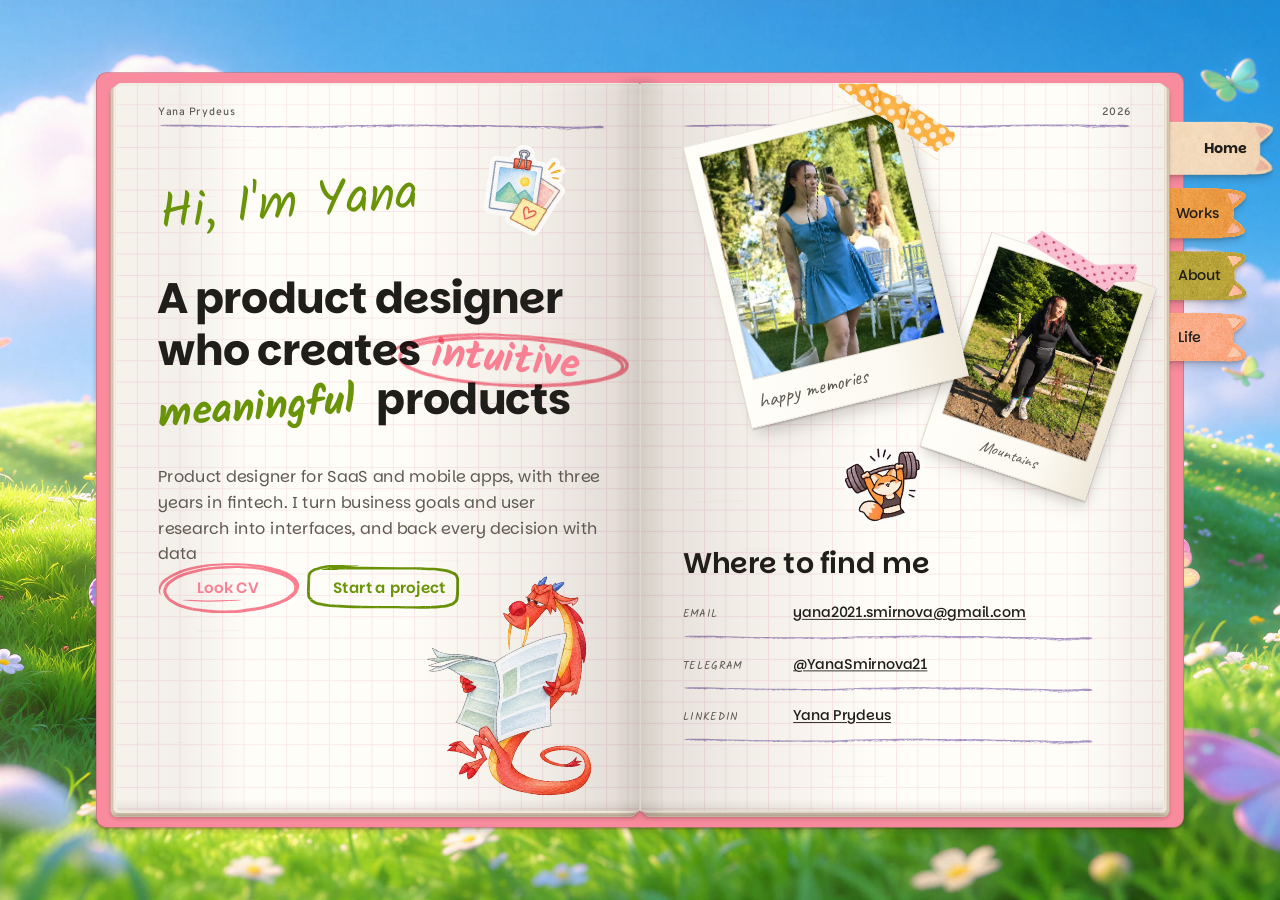
<file: index.html>
<!doctype html>
<html lang="en">
<head>
  <meta charset="utf-8">
  <meta name="viewport" content="width=device-width, initial-scale=1">
  <title>Yana Prydeus — Product designer</title>
  <meta name="description" content="Product designer for SaaS and mobile apps, with three years in fintech.">
  <link rel="preconnect" href="https://fonts.googleapis.com">
  <link rel="preconnect" href="https://fonts.gstatic.com" crossorigin>
  <link href="https://fonts.googleapis.com/css2?family=Caveat&family=Kalam:wght@400;700&family=Overpass:wght@500&family=Parkinsans:wght@400;500;600;700&display=swap" rel="stylesheet">
  <link rel="stylesheet" href="css/style.css">
</head>
<body>
  <div class="bg" aria-hidden="true"><img src="assets/img/meadow.webp" alt=""></div>

  <main class="stage">
    <div class="notebook">

      <!-- Tabs (sit behind the pages, peek out on the right) -->
      <nav class="tabs" aria-label="Main">
        <a class="tab tab--active" href="#home" data-section="home" aria-current="page" style="left:1089px;top:53px">
          <span class="tab__bg" style="left:0"><span class="tab__img" style="width:63px"><span class="crop"><img src="assets/img/tab-home.webp" alt="" style="width:602.35%;height:124.45%;left:-62.75%;top:-12.75%"></span></span></span>
          <span class="tab__label" style="left:126px">Home</span>
        </a>
        <a class="tab" href="#works" data-section="works" style="left:1089px;top:126px">
          <span class="tab__bg" style="left:0"><span class="tab__img" style="width:63px"><img class="fill" src="assets/img/tab-works.webp" alt=""></span></span>
          <span class="tab__label" style="left:125px">Works</span>
        </a>
        <a class="tab" href="#about" data-section="about" style="left:1089px;top:196px">
          <span class="tab__bg" style="left:2px"><span class="tab__img" style="width:63px"><img class="fill" src="assets/img/tab-about.webp" alt=""></span></span>
          <span class="tab__label" style="left:127px">About</span>
        </a>
        <a class="tab" href="#life" data-section="life" style="left:1089px;top:266px">
          <span class="tab__bg" style="left:2px;height:61px"><span class="tab__img" style="width:61px"><img class="fill" src="assets/img/tab-life.webp" alt=""></span></span>
          <span class="tab__label" style="left:127px">Life</span>
        </a>
      </nav>

      <!-- Paper stack -->
      <div class="sheet sheet--stack sheet--dark"  style="left:16px;top:17px"></div>
      <div class="sheet sheet--stack sheet--light" style="left:19px;top:14px"></div>
      <div class="sheet sheet--stack sheet--dark"  style="left:616px;top:17px"></div>
      <div class="sheet sheet--stack sheet--light" style="left:613px;top:14px"></div>
      <div class="sheet sheet--edge sheet--edge-dark"  style="left:15px;top:15px"></div>
      <div class="sheet sheet--edge sheet--edge-light" style="left:18px;top:13px"></div>
      <div class="sheet sheet--edge sheet--edge-dark"  style="left:617px;top:15px"></div>
      <div class="sheet sheet--edge sheet--edge-light" style="left:614px;top:13px"></div>

      <div class="crease crease--back"></div>
      <div class="stitches"><img src="assets/svg/stitches.svg" alt=""></div>

      <!-- LEFT PAGE -->
      <section class="page page--left" data-spread="home" aria-label="Intro">
        <div class="grid"></div>
        <div class="shade shade--left"></div>
        <div class="edge-top"></div>
        <div class="edge-bottom" style="top:805.3px"></div>

        <span class="rot" style="left:41.29px;top:125.3px;width:72.004px;height:1.68px"><span class="fiber" style="width:72px;transform:rotate(.7deg)"></span></span>
        <span class="rot" style="left:351.3px;top:94.46px;width:96.003px;height:1.638px"><span class="fiber" style="width:96px;transform:rotate(-.5deg)"></span></span>
        <span class="rot" style="left:91.3px;top:614.38px;width:48.007px;height:1.721px"><span class="fiber" style="width:48px;transform:rotate(-1.1deg)"></span></span>
        <span class="rot" style="left:437.29px;top:703.3px;width:86.003px;height:1.4px"><span class="fiber" style="width:86px;transform:rotate(.4deg)"></span></span>
        <span class="rot" style="left:24.3px;top:740.64px;width:54.006px;height:1.46px"><span class="fiber" style="width:54px;transform:rotate(-.7deg)"></span></span>
        <span class="rot" style="left:325.29px;top:535.3px;width:64.004px;height:1.917px"><span class="fiber" style="width:64px;transform:rotate(1deg)"></span></span>
        <span class="rot" style="left:469.3px;top:280.94px;width:52.004px;height:1.163px"><span class="fiber" style="width:52px;transform:rotate(-.4deg)"></span></span>
        <span class="rot" style="left:117.29px;top:63.3px;width:38.006px;height:1.132px"><span class="fiber" style="width:38px;transform:rotate(.5deg)"></span></span>

        <div class="actions">
          <a class="btn btn--solid" href="#cv">
            <span class="btn__text">Look CV</span>
            <span class="ink" style="left:-5px;top:0;width:156px;height:54px"><span style="inset:-2.82% -1.33% -2.97% -.84%"><img src="assets/svg/pen-double-loop.svg" alt=""></span></span>
            <span class="ink" style="left:21px;top:40.2px;width:68px;height:1.417px"><span style="inset:-33.17% -.69% -75.6% -.79%"><img src="assets/svg/pen-tail.svg" alt=""></span></span>
          </a>
          <a class="btn btn--ghost" href="mailto:yana2021.smirnova@gmail.com">
            <span class="btn__text">Start a project</span>
            <span class="ink" style="left:-3px;top:2px;width:168px;height:47px"><span style="inset:-2.73% -1.23% -3.92% -1.18%"><img src="assets/svg/pen-pill.svg" alt=""></span></span>
          </a>
        </div>

        <div class="page-head" style="left:47.3px;top:24.3px">
          <p class="page-head__label">Yana Prydeus</p>
          <span class="ink ink--static" style="width:503.11px;height:2.57px"><span style="inset:-96.88% -.14% -111.04% -.14%"><img src="assets/svg/line-left.svg" alt=""></span></span>
        </div>

        <p class="lead">Product designer for SaaS and mobile apps, with three years in fintech. I turn business goals and user research into interfaces, and back every decision with data</p>

        <span class="rot" style="left:44.3px;top:80.1px;width:300.18px;height:112.246px"><span class="greeting" style="transform:rotate(-4.59deg)">Hi, I'm Yana</span></span>

        <h1 class="headline">
          <span class="headline__l1">A product designer</span>
          <span class="headline__l2">who creates</span>
          <span class="rot" style="left:353.3px;top:282.3px;width:181.373px;height:60.51px"><span class="hand hand--pink" style="width:178.255px;height:46.61px;transform:rotate(4.52deg)">intuitive</span></span>
          <span class="rot" style="left:44px;top:335.23px;width:226.719px;height:61.921px"><span class="hand hand--green" style="transform:rotate(-4.11deg)">meaningful</span></span>
          <span class="products">products</span>
        </h1>
        <span class="rot ink-blend" style="left:307.3px;top:272.3px;width:269.638px;height:77.64px"><span class="ink ink--static" style="width:265.992px;height:56.971px;transform:rotate(4.49deg)"><span style="inset:-3.32% -.93% -3.45% -.54%"><img src="assets/svg/pen-double-loop-lg.svg" alt=""></span></span></span>

        <span class="rot" style="left:397.43px;top:56.82px;width:119.956px;height:122.271px"><span class="crop" style="position:relative;width:95.642px;height:99.082px;transform:rotate(16.59deg)"><img src="assets/img/sticker-photos.webp" alt="" style="width:395.91%;height:384.38%;left:-286.33%;top:-272.62%"></span></span>

        <span class="rot" style="left:270.8px;top:497.8px;width:352.586px;height:352.586px"><img class="dragon" src="assets/img/dragon.webp" alt="" style="transform:rotate(7.8deg)"></span>
      </section>

      <!-- RIGHT PAGE -->
      <section class="page page--right" data-spread="home" aria-labelledby="find-me">
        <div class="page__inner">
          <div class="grid"></div>
          <div class="shade shade--right"></div>
          <div class="edge-top"></div>
          <div class="edge-bottom" style="top:806px"></div>

          <span class="rot" style="left:35px;top:83.32px;width:78.004px;height:1.481px"><span class="fiber" style="width:78px;transform:rotate(-.5deg)"></span></span>
          <span class="rot" style="left:309.99px;top:510px;width:64.005px;height:1.694px"><span class="fiber" style="width:64px;transform:rotate(.8deg)"></span></span>
          <span class="rot" style="left:472px;top:121.14px;width:55.006px;height:1.664px"><span class="fiber" style="width:55px;transform:rotate(-.9deg)"></span></span>
          <span class="rot" style="left:116px;top:523.68px;width:46.004px;height:1.121px"><span class="fiber" style="width:46px;transform:rotate(-.4deg)"></span></span>
          <span class="rot" style="left:423.99px;top:742px;width:78.004px;height:1.617px"><span class="fiber" style="width:78px;transform:rotate(.6deg)"></span></span>
          <span class="rot" style="left:60px;top:468.95px;width:60.005px;height:1.847px"><span class="fiber" style="width:60px;transform:rotate(-1deg)"></span></span>
          <span class="rot" style="left:354.99px;top:58px;width:44.005px;height:1.107px"><span class="fiber" style="width:44px;transform:rotate(.4deg)"></span></span>
          <span class="rot" style="left:210px;top:779.42px;width:66.004px;height:1.376px"><span class="fiber" style="width:66px;transform:rotate(-.5deg)"></span></span>

          <div class="page-head page-head--right" style="left:48px;top:25px">
            <p class="page-head__label">2026</p>
            <span class="ink ink--static" style="width:504.01px;height:1.929px"><span style="inset:-116.81% -.14% -103.23% -.14%"><img src="assets/svg/line-right.svg" alt=""></span></span>
          </div>

          <span class="rot" style="left:315px;top:168px;width:264.759px;height:300.685px">
            <figure class="polaroid polaroid--sm" style="transform:rotate(18.57deg)">
              <span class="polaroid__photo" style="width:171.937px;height:199.819px"><span class="crop"><img src="assets/img/photo-mountains.webp" alt="Yana hiking in the mountains" style="width:139.02%;height:159.49%;left:-23.68%;top:-36.87%"></span></span>
              <figcaption class="polaroid__caption">Mountains</figcaption>
            </figure>
          </span>
          <span class="rot" style="left:48px;top:12.42px;width:321.3px;height:375.674px">
            <figure class="polaroid polaroid--lg" style="transform:rotate(-13.7deg)">
              <span class="polaroid__photo" style="width:222px;height:258px"><span class="crop"><img src="assets/img/photo-memories.webp" alt="Yana in a blue dress at a garden party" style="width:137.53%;height:157.78%;left:-16.26%;top:-40.53%"></span></span>
              <figcaption class="polaroid__caption">happy memories</figcaption>
            </figure>
          </span>

          <h2 class="title" id="find-me">Where to find me</h2>

          <ul class="contacts">
            <li class="contact"><span class="contact__label">EMAIL</span><a class="contact__link" href="mailto:yana2021.smirnova@gmail.com">yana2021.smirnova@gmail.com</a></li>
            <li class="ink ink--static" aria-hidden="true" style="width:462px;height:3px"><span style="inset:-82.43% -.15% -94.61% -.15%"><img src="assets/svg/line-contact.svg" alt=""></span></li>
            <li class="contact"><span class="contact__label">TELEGRAM</span><a class="contact__link" href="https://t.me/YanaSmirnova21" target="_blank" rel="noopener">@YanaSmirnova21</a></li>
            <li class="ink ink--static" aria-hidden="true" style="width:462px;height:3px"><span style="inset:-82.43% -.15% -94.61% -.15%"><img src="assets/svg/line-contact.svg" alt=""></span></li>
            <li class="contact"><span class="contact__label">LINKEDIN</span><a class="contact__link" href="#" target="_blank" rel="noopener">Yana Prydeus</a></li>
            <li class="ink ink--static" aria-hidden="true" style="width:462px;height:3px"><span style="inset:-82.43% -.15% -94.61% -.15%"><img src="assets/svg/line-contact.svg" alt=""></span></li>
          </ul>

          <!-- Washi tape -->
          <span class="rot" style="left:505.23px;top:200px;width:59.574px;height:25.762px"><span class="crop" style="position:relative;width:59.361px;height:25.257px;transform:rotate(-.49deg)"><img src="assets/img/tape.webp" alt="" style="width:422.63%;height:993.3%;left:-109.64%;top:-126.92%"></span></span>
          <span class="rot" style="left:433px;top:159px;width:111.502px;height:83.576px"><span class="crop" style="position:relative;width:116.066px;height:25.257px;transform:rotate(32.44deg)"><img src="assets/img/tape.webp" alt="" style="width:216.15%;height:993.3%;left:-7.22%;top:-126.92%"></span></span>
          <span class="rot" style="left:209px;top:-31px;width:158.771px;height:122.833px"><span class="crop" style="position:relative;width:160.432px;height:43.573px;transform:rotate(-147.56deg) scaleY(-1)"><img src="assets/img/tape.webp" alt="" style="width:204.38%;height:752.52%;left:-3%;top:-1.57%;transform:scaleX(-1)"></span></span>

          <span class="rot" style="left:220.04px;top:392.88px;width:112.52px;height:110.856px"><span class="crop" style="position:relative;width:92.627px;height:90.294px;transform:rotate(-14.71deg)"><img src="assets/img/sticker-fox.webp" alt="" style="width:378.59%;height:388.37%;left:-92.19%;top:0"></span></span>
        </div>
      </section>

      <div class="crease crease--front"></div>
    </div>
  </main>

  <!-- Placeholder spread for sections that are not designed yet -->
  <template id="blank-spread">
    <section class="page page--left">
      <div class="grid"></div>
      <div class="shade shade--left"></div>
      <div class="edge-top"></div>
      <div class="edge-bottom" style="top:805.3px"></div>
      <div class="page-head" style="left:47.3px;top:24.3px">
        <p class="page-head__label">Yana Prydeus</p>
        <span class="ink ink--static" style="width:503.11px;height:2.57px"><span style="inset:-96.88% -.14% -111.04% -.14%"><img src="assets/svg/line-left.svg" alt=""></span></span>
      </div>
      <h2 class="section-title" data-slot="title"></h2>
      <span class="rot" style="left:44.3px;top:120px;width:300px;height:90px"><span class="greeting greeting--sm" style="transform:rotate(-4.59deg)">coming soon…</span></span>
    </section>
    <section class="page page--right">
      <div class="page__inner">
        <div class="grid"></div>
        <div class="shade shade--right"></div>
        <div class="edge-top"></div>
        <div class="edge-bottom" style="top:806px"></div>
        <div class="page-head page-head--right" style="left:48px;top:25px">
          <p class="page-head__label">2026</p>
          <span class="ink ink--static" style="width:504.01px;height:1.929px"><span style="inset:-116.81% -.14% -103.23% -.14%"><img src="assets/svg/line-right.svg" alt=""></span></span>
        </div>
      </div>
    </section>
  </template>

  <script src="js/main.js"></script>
</body>
</html>
</file>
<file: css/style.css>
:root {
  --ink-primary: #1f1e1a;
  --ink-secondary: #5e5b52;
  --paper: #fffdf7;
  --grid-line: #fce5e8;
  --blush: #f98093;
  --pistachio: #699407;
  --cover: #f88b9e;
  --s: 1; /* stage scale, set by js/main.js */
  --k: 1; /* background scale */
}

*, *::before, *::after { box-sizing: border-box; }
html, body { margin: 0; height: 100%; }
body {
  overflow: hidden;
  background: #9fd1f2;
  color: var(--ink-primary);
  font-family: 'Parkinsans', system-ui, sans-serif;
  -webkit-font-smoothing: antialiased;
}
p, h1, h2, ul, figure { margin: 0; padding: 0; }
ul { list-style: none; }
a { color: inherit; }
img { display: block; }

.visually-hidden {
  position: absolute; width: 1px; height: 1px; overflow: hidden;
  clip: rect(0 0 0 0); white-space: nowrap;
}

/* ---------- Stage: fixed 1440×900 composition, scaled to fit ---------- */
.bg {
  position: fixed;
  left: 50%; top: 50%;
  width: calc(1632px * var(--k));
  height: calc(913px * var(--k));
  transform: translate(calc(-50% + 30px * var(--s)), calc(-50% - 6.5px * var(--s)));
  pointer-events: none;
}
.bg img { width: 100%; height: 100%; object-fit: cover; }

.stage {
  position: fixed;
  left: 50%; top: 50%;
  width: 1440px; height: 900px;
  transform: translate(-50%, -50%) scale(var(--s));
}

/* ---------- Helpers ---------- */
.rot {
  position: absolute;
  display: flex; align-items: center; justify-content: center;
}
.rot > * { flex: none; }

.crop { position: absolute; inset: 0; overflow: hidden; display: block; }
.crop > img { position: absolute; max-width: none; }

/* SVG ink strokes: wrapper keeps the design box, inner span carries the bleed */
.ink { position: absolute; display: block; mix-blend-mode: multiply; pointer-events: none; }
.ink--static { position: relative; flex: none; }
.ink > span { position: absolute; display: block; }
.ink img { width: 100%; height: 100%; max-width: none; }
.ink-blend { mix-blend-mode: multiply; pointer-events: none; }

/* ---------- Notebook ---------- */
.notebook {
  position: absolute;
  left: 108px; top: 25px;
  width: 1224px; height: 850px;
  background: var(--cover);
  border: 1px solid rgba(128, 74, 87, .34);
  border-radius: 12px;
  /* box-shadow instead of filter: a filtered ancestor gets re-rasterised on every flip frame */
  box-shadow: -2px 6px 3.9px rgba(33, 18, 13, .12), 0 2px 1px rgba(33, 18, 13, .18);
}

/* Tabs */
.tab {
  position: absolute;
  width: 204px; height: 63px;
  text-decoration: none;
  color: var(--ink-primary);
  transition: transform .2s ease;
  filter: drop-shadow(-2px 6px 3.9px rgba(33, 18, 13, .12)) drop-shadow(0 2px 1px rgba(33, 18, 13, .18));
}
.tab:hover, .tab:focus-visible { transform: translateX(8px); }
.tab:focus-visible { outline: none; }
.tab:focus-visible .tab__label { text-decoration: underline; }
.tab--active, .tab--active:hover, .tab--active:focus-visible { transform: translateX(30px); }
.tab--active .tab__label { font-weight: 700; }
.tab__bg {
  position: absolute; top: 0;
  width: 204px; height: 63px;
  display: flex; align-items: center; justify-content: center;
}
.tab__img {
  position: relative; flex: none;
  height: 204px;
  transform: rotate(90deg);
}
.tab__img .fill { position: absolute; inset: 0; width: 100%; height: 100%; object-position: bottom; }
.tab__label {
  position: absolute; top: 20px;
  font-size: 16px; font-weight: 500; line-height: normal;
  white-space: nowrap;
  transform: rotate(.3deg);
}

/* Paper sheets */
.sheet {
  position: absolute;
  width: 590px; height: 820px;
  border-radius: 6px;
  border-style: solid;
}
.sheet--stack { border-width: .5px; border-color: rgba(176, 156, 125, .18); box-shadow: 0 2px 4px rgba(46, 31, 20, .09); }
.sheet--dark  { background: #e8dec9; }
.sheet--light { background: #f5edde; }
.sheet--edge  { border-width: .5px; border-color: rgba(161, 140, 112, .22); box-shadow: 0 3px 5px rgba(51, 38, 26, .08), 0 1px 1px rgba(51, 38, 26, .11); }
.sheet--edge-dark  { background: #dccfb9; }
.sheet--edge-light { background: #f4ecde; }

.crease {
  position: absolute;
  width: 40px;
  opacity: .92;
  pointer-events: none;
  box-shadow: inset 0 0 10px rgba(38, 26, 18, .18);
}
.crease--back {
  left: 591px; top: 11px; height: 820px;
  filter: blur(9.35px);
  background: linear-gradient(90deg, rgba(61,36,26,0) 0%, rgba(61,36,26,.14) 42%, rgba(61,36,26,.26) 50%, rgba(61,36,26,.14) 58%, rgba(61,36,26,0) 100%);
}
.crease--front {
  left: 591px; top: 11px; height: 822px;
  filter: blur(4.5px);
  background: linear-gradient(90deg, rgba(61,36,26,0) 0%, rgba(61,36,26,.084) 42%, rgba(61,36,26,.156) 50%, rgba(61,36,26,.084) 58%, rgba(61,36,26,0) 100%);
}

.stitches {
  position: absolute;
  left: 611px; top: 11px;
  width: 0; height: 820px;
  display: flex; align-items: center; justify-content: center;
}
.stitches img {
  flex: none;
  width: 820px; height: 2px; max-width: none;
  transform: rotate(-90deg) translateY(-1px);
}

/* ---------- Pages ---------- */
.page {
  position: absolute; top: 11px;
  width: 590px; height: 820px;
  background: var(--paper);
  border: .7px solid rgba(181, 163, 133, .22);
  overflow: hidden;
}
.page--left  { left: 21px;  border-radius: 6px 2px 2px 6px; }
.page--right {
  left: 611px; border-radius: 2px 6px 6px 2px;
  box-shadow: 0 8px 18px -8px rgba(46, 33, 23, .08), 0 1px 2px rgba(46, 33, 23, .1);
}
.page__inner { position: absolute; inset: -.7px; }

/* Grid paper: vertical lines at x = 24…576, horizontal at y = 24…816 */
.grid { position: absolute; left: -.7px; top: -.7px; width: 590px; height: 820px; background: var(--paper); overflow: hidden; }
.page__inner > .grid { left: 0; top: 0; }
.grid::before, .grid::after { content: ""; position: absolute; }
.grid::before {
  left: 24px; top: 0; right: 0; bottom: 0;
  background: linear-gradient(90deg, var(--grid-line) 1px, transparent 1px) 0 0 / 24px 100%;
}
.grid::after {
  left: 0; top: 24px; right: 0; bottom: 0;
  background: linear-gradient(180deg, var(--grid-line) 1px, transparent 1px) 0 0 / 100% 24px;
}

.shade, .edge-top, .edge-bottom { position: absolute; left: -.7px; width: 590px; pointer-events: none; }
.page__inner > .shade, .page__inner > .edge-top, .page__inner > .edge-bottom { left: 0; }
.shade { top: -.7px; height: 820px; }
.page__inner > .shade, .page__inner > .edge-top { top: 0; }
.shade--left  { background: linear-gradient(90deg, rgba(61,36,26,.05) 0%, rgba(164,155,152,.135) 13.127%, rgba(255,255,255,.22) 26.136%, rgba(255,255,255,0) 55%, rgba(61,36,26,.08) 82%, rgba(61,36,26,.15) 96%); }
.shade--right { background: linear-gradient(90deg, rgba(61,36,26,.15) 0%, rgba(61,36,26,.08) 18%, rgba(255,255,255,0) 45%, rgba(255,255,255,.22) 82%, rgba(61,36,26,.07) 100%); }
.edge-top { top: -.7px; height: 10px; background: linear-gradient(180deg, rgba(89,71,51,.07) 0%, rgba(255,255,255,.1) 45%, rgba(255,255,255,0) 100%); }
.edge-bottom { height: 14px; background: linear-gradient(180deg, rgba(255,255,255,0), rgba(77,61,43,.1)); }

.fiber { display: block; height: .8px; border-radius: .4px; background: rgba(110, 92, 69, .05); }

/* Page header */
.page-head {
  position: absolute;
  width: 504px;
  display: flex; flex-direction: column; align-items: flex-start; gap: 7px;
}
.page-head--right { align-items: flex-end; }
.page-head__label {
  align-self: stretch;
  font-family: 'Overpass', sans-serif;
  font-weight: 500; font-size: 12px; line-height: normal;
  letter-spacing: .96px;
  color: var(--ink-secondary);
}
.page-head--right .page-head__label { text-align: right; }

/* ---------- Left page content ---------- */
.greeting {
  font-family: 'Kalam', cursive;
  font-size: 56px; line-height: normal;
  color: var(--pistachio);
  white-space: nowrap;
}

.headline { font: inherit; }
.headline__l1, .headline__l2, .products {
  position: absolute;
  font-weight: 700; font-size: 48px; line-height: 1;
  letter-spacing: -.96px;
  color: var(--ink-primary);
  white-space: nowrap;
}
.headline__l1 { left: 45.3px; top: 217.75px; width: 456px; }
.headline__l2 { left: 47.3px; top: 276.3px; }
.products { left: 292.3px; top: 331.3px; }

.hand {
  display: block;
  font-family: 'Kalam', cursive;
  font-weight: 700; font-size: 46px; line-height: 1;
  white-space: nowrap;
}
.hand--pink  { color: var(--blush); }
.hand--green { color: var(--pistachio); }

.lead {
  position: absolute;
  left: 47.3px; top: 428.3px; width: 506px;
  font-size: 18px; line-height: 1.6;
  color: var(--ink-secondary);
}

.actions {
  position: absolute;
  left: 53.3px; top: 540.3px;
  display: flex; gap: 22px; align-items: flex-start;
}
.btn {
  position: relative;
  display: flex; align-items: flex-start;
  padding: 15px 24px;
  border-radius: 999px;
  text-decoration: none;
  font-weight: 600; font-size: 17px; line-height: normal;
  white-space: nowrap;
  transition: transform .2s ease;
}
.btn:hover { transform: rotate(-2deg) scale(1.03); }
.btn:active { transform: scale(.98); }
.btn:focus-visible { outline: 2px dashed currentColor; outline-offset: 4px; }
.btn--solid { width: 144px; justify-content: center; color: var(--blush); }
.btn--ghost { width: 165px; color: var(--pistachio); }

.dragon { width: 313px; height: 313px; object-fit: cover; }

/* ---------- Right page content ---------- */
.polaroid {
  display: flex; flex-direction: column; align-items: flex-start;
  overflow: hidden;
  border-style: solid; border-color: rgba(184, 173, 153, .28);
  background: linear-gradient(91.8deg, #fffef9 0%, #fbf9f0 70.588%, #f0e9db 98.039%);
}
.polaroid--lg {
  gap: 10px; padding: 14px 14px 12px;
  border-width: .7px;
  box-shadow: 9px 24px 34px -10px rgba(23,15,10,.07), 4px 10px 16px -3px rgba(23,15,10,.15), 1px 2px 2px 0 rgba(23,15,10,.18);
}
.polaroid--sm {
  gap: 7.745px; padding: 10.843px 10.843px 9.294px;
  border-width: .542px;
  box-shadow: 6.97px 18.588px 26.333px -7.745px rgba(23,15,10,.07), 3.098px 7.745px 12.392px -2.323px rgba(23,15,10,.15), .774px 1.549px 1.549px 0 rgba(23,15,10,.18);
}
.polaroid__photo { position: relative; flex: none; display: block; border: .8px solid rgba(56, 46, 36, .18); }
.polaroid--sm .polaroid__photo { border-width: .62px; }
.polaroid__photo::after {
  content: ""; position: absolute; inset: 0;
  box-shadow: inset 0 1px 5px rgba(20, 15, 10, .18);
}
.polaroid--sm .polaroid__photo::after { box-shadow: inset 0 .774px 3.872px rgba(20, 15, 10, .18); }
.polaroid__caption {
  font-family: 'Caveat', cursive;
  line-height: normal;
  color: var(--ink-secondary);
  white-space: nowrap;
}
.polaroid--lg .polaroid__caption { font-size: 24px; }
.polaroid--sm .polaroid__caption { font-size: 18.588px; align-self: stretch; text-align: center; }

.title {
  position: absolute;
  left: 48px; top: 517px;
  font-weight: 600; font-size: 32px; line-height: normal;
  letter-spacing: -.32px;
  white-space: nowrap;
}

.contacts {
  position: absolute;
  left: 48px; top: 568px;
  display: flex; flex-direction: column; align-items: flex-start;
}
.contact {
  display: flex; align-items: baseline; gap: 12px;
  width: 462px;
  padding: 16px 0;
  line-height: normal;
}
.contact__label {
  flex: none;
  width: 112px; height: 16px;
  font-family: 'Kalam', cursive;
  font-size: 12px; letter-spacing: 1.2px;
  color: var(--ink-secondary);
}
.contact__link {
  font-weight: 500; font-size: 16px;
  color: var(--ink-primary);
  text-decoration: underline;
  text-underline-position: from-font;
  white-space: nowrap;
  transition: color .15s ease;
}
.contact__link:hover, .contact__link:focus-visible { color: var(--blush); }

/* ---------- Placeholder spreads ---------- */
.section-title {
  position: absolute;
  left: 45.3px; top: 217.75px;
  font-weight: 700; font-size: 48px; line-height: 1;
  letter-spacing: -.96px;
  white-space: nowrap;
}
.greeting--sm { font-size: 40px; }
.page[hidden] { display: none; }

/* ---------- Page flip (2D paper curl, geometry driven from js/main.js) ---------- */
.curl {
  position: absolute; top: 11px;
  width: 0; height: 0;
  overflow: visible;
  z-index: 5;
  pointer-events: none;
}
.curl--fwd  { left: 611px; }
.curl--back { left: 21px; }
.curl__clip { position: absolute; left: 0; top: 0; width: 590px; height: 820px; }
.curl__flap { position: absolute; left: 0; top: 0; transform-origin: 0 0; will-change: transform; }
.curl__flap .page { left: 0; top: 0; }
.curl__strip { position: absolute; left: 0; top: 0; width: 3000px; transform-origin: 0 0; }
.crease--front { z-index: 6; }

@media (prefers-reduced-motion: reduce) {
  .tab, .btn, .contact__link { transition: none; }
}
</file>
